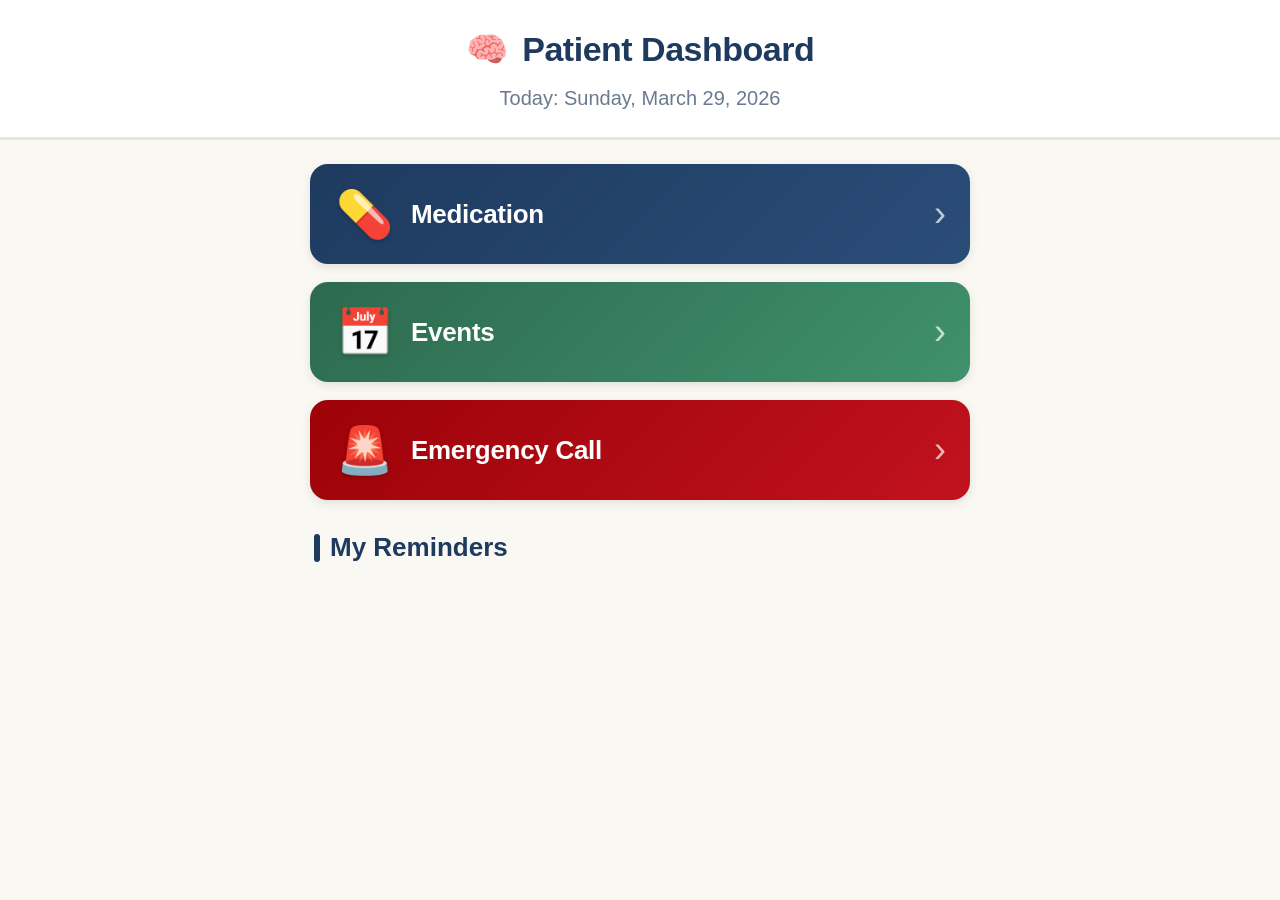
<file: index.html>
<!DOCTYPE html>
<html lang="en">
<head>
    <meta charset="UTF-8">
    <meta name="viewport" content="width=device-width, initial-scale=1.0">
    <title>Patient Dashboard</title>
    <link rel="stylesheet" href="css/style.css">
        <link rel="icon" href="data:,">
        <link rel=""manifest" href="manifest.json">
</head>
<body>
    <header>
        <h1>Patient Dashboard</h1>
        <p>Today: <time datetime="2026-03-29">Sunday, March 29, 2026</time></p>
    </header>

    <main>
        <section aria-labelledby="actions-heading">
            <h2 id="actions-heading" class="sr-only">Main Actions</h2>
            <div class="button-group">
                <button type="button" class="btn btn-medication" id="btn-medication">
                    <span class="btn-icon" aria-hidden="true">💊</span>
                    <span class="btn-label">Medication</span>
                </button>

                <button type="button" class="btn btn-events" id="btn-events">
                    <span class="btn-icon" aria-hidden="true">📅</span>
                    <span class="btn-label">Events</span>
                </button>

                <button type="button" class="btn btn-emergency" id="btn-emergency">
                    <span class="btn-icon" aria-hidden="true">🚨</span>
                    <span class="btn-label">Emergency Call</span>
                </button>
            </div>
        </section>
            <section aria-labelledby="reminders-heading">
      <h2 id="reminders-heading">My Reminders</h2>
      <div id="reminders-display"></div>
    </section>
    </main>

   <script src="js/storage.js"></script>
    <script src="js/reminders.js"></script>
<script src="js/app.js"></script>
<script>
  if ('serviceWorker' in navigator) {
    window.addEventListener('load', () => {
      navigator.serviceWorker.register('./service-worker.js')
        .then(reg => console.log('Service Worker registered!', reg))
        .catch(err => console.error('Service Worker failed:', err));
    });
  }
</script>
</body>
</html>
</file>
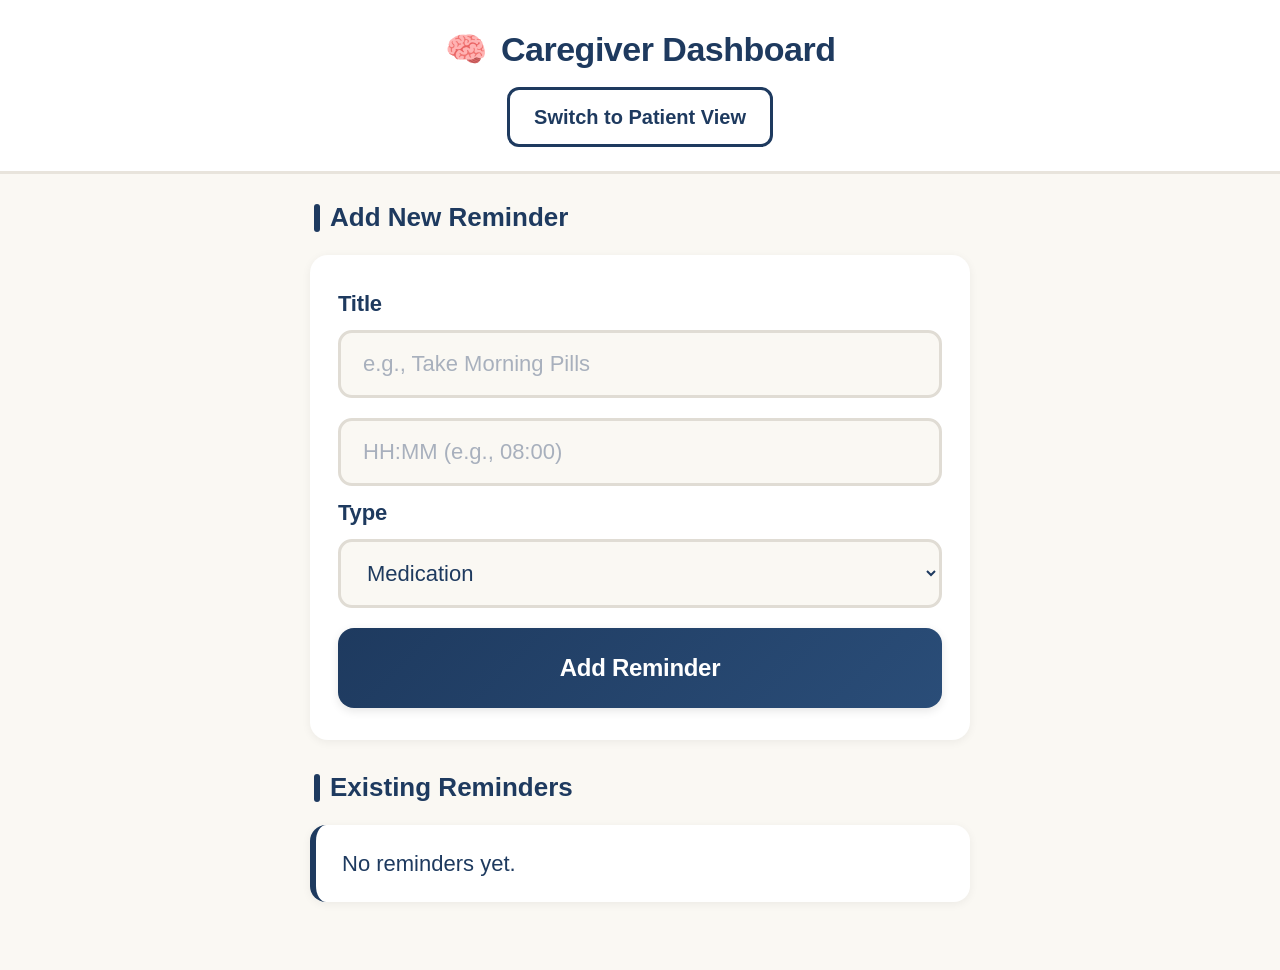
<file: caregiver.html>
<!DOCTYPE html>
<html lang="en">
<head>
    <meta charset="UTF-8">
    <meta name="viewport" content="width=device-width, initial-scale=1.0">
    <title>Caregiver Dashboard - Alzheimer's Helper</title>
    <link rel="icon" href="data:,">
    <link rel="stylesheet" href="css/style.css">
    <link rel=""manifest" href=""manifest.json">
</head>
<body>
    <header>
        <h1>Caregiver Dashboard</h1>
        <nav aria-label="Main Navigation">
            <a href="index.html">Switch to Patient View</a>
        </nav>
    </header>

    <main>
        <section aria-labelledby="add-reminder-heading">
            <h2 id="add-reminder-heading">Add New Reminder</h2>
            
            <form id="add-reminder-form" aria-label="Add reminder form">
                <div class="form-group">
                    <label for="reminder-title">Title</label>
                    <input 
                        type="text" 
                        id="reminder-title" 
                        name="title" 
                        required 
                        placeholder="e.g., Take Morning Pills"
                        aria-required="true"
                    >
                </div>

                <div class="form-group">
                 <input
  type="text"
  id="reminder-time"
  name="time"
  pattern="[0-9]{2}:[0-9]{2}"
  placeholder="HH:MM (e.g., 08:00)"
  required
  aria-required="true"
>
            
                                       <div class="form-group">
                    <label for="reminder-type">Type</label>
                    <select id="reminder-type" name="type" required aria-required="true">
                        <option value="medication">Medication</option>
                        <option value="event">Event</option>
                        <option value="appointment">Appointment</option>
                    </select>
                </div>

                <button type="submit" id="add-reminder-btn">Add Reminder</button>
            </form>
        </section>

        <section aria-labelledby="existing-reminders-heading">
            <h2 id="existing-reminders-heading">Existing Reminders</h2>
            <ul id="reminder-list" aria-live="polite" aria-label="List of active reminders">
                <!-- Reminders will be dynamically populated by caregiver.js -->
            </ul>
        </section>
    </main>

    <script src="js/storage.js"></script>
    <script src="js/reminders.js"></script>
    <script src="js/caregiver.js"></script>
    <script>
  if ('serviceWorker' in navigator) {
    window.addEventListener('load', () => {
      navigator.serviceWorker.register('./service-worker.js')
        .then(reg => console.log('Service Worker registered!', reg))
        .catch(err => console.error('Service Worker failed:', err));
    });
  }
</script>
</body>
</html>
</file>
<file: css/style.css>
/* ============================================
   Alzheimer's Helper PWA — Stitch-Inspired Style
   Version 2.0 — Full Featured
   ============================================ */

/* === Reset & Base === */
* {
  box-sizing: border-box;
  margin: 0;
  padding: 0;
  -webkit-tap-highlight-color: transparent;
}

html {
  font-size: 24px;
  scroll-behavior: smooth;
}

body {
  font-family: -apple-system, BlinkMacSystemFont, "Segoe UI", 
               Roboto, Arial, sans-serif;
  background-color: #faf8f3;
  color: #1e3a5f;
  line-height: 1.5;
  min-height: 100vh;
  padding: 0;
  -webkit-font-smoothing: antialiased;
}

/* === Header === */
header {
  background-color: #ffffff;
  padding: 24px 20px;
  text-align: center;
  border-bottom: 3px solid #e8e4dc;
  margin-bottom: 24px;
  position: relative;
}

header h1 {
  font-size: 34px;
  font-weight: 800;
  color: #1e3a5f;
  margin: 0 0 8px 0;
  letter-spacing: -0.5px;
}

header h1::before {
  content: "🧠 ";
  margin-right: 6px;
}

header p {
  font-size: 20px;
  color: #6b7a8f;
  margin: 0;
  font-weight: 500;
}

/* === Nav (Caregiver) === */
nav {
  margin-top: 12px;
}

nav a {
  display: inline-block;
  padding: 12px 24px;
  background-color: #ffffff;
  color: #1e3a5f;
  border: 3px solid #1e3a5f;
  border-radius: 12px;
  text-decoration: none;
  font-size: 20px;
  font-weight: 700;
  transition: all 0.2s ease;
}

nav a:hover {
  background-color: #1e3a5f;
  color: #ffffff;
  transform: translateY(-2px);
  box-shadow: 0 4px 12px rgba(30, 58, 95, 0.2);
}

/* === Main Container === */
main {
  max-width: 700px;
  margin: 0 auto;
  padding: 0 20px 40px 20px;
}

section {
  margin-bottom: 28px;
}

section h2 {
  font-size: 26px;
  font-weight: 800;
  color: #1e3a5f;
  margin-bottom: 18px;
  padding-left: 4px;
  display: flex;
  align-items: center;
  gap: 10px;
}

section h2::before {
  content: "";
  display: inline-block;
  width: 6px;
  height: 28px;
  background-color: #1e3a5f;
  border-radius: 3px;
}

/* === Buttons — Base === */
.btn {
  width: 100%;
  min-height: 100px;
  padding: 22px 26px;
  border: none;
  border-radius: 18px;
  font-size: 24px;
  font-weight: 700;
  cursor: pointer;
  display: flex;
  align-items: center;
  justify-content: flex-start;
  gap: 18px;
  color: #ffffff;
  box-shadow: 0 3px 10px rgba(0, 0, 0, 0.10);
  transition: transform 0.15s ease, box-shadow 0.15s ease, 
              background-color 0.15s ease;
  text-align: left;
  font-family: inherit;
  position: relative;
  overflow: hidden;
}

.btn::after {
  content: "›";
  position: absolute;
  right: 24px;
  font-size: 36px;
  font-weight: 300;
  opacity: 0.7;
  transition: transform 0.2s ease;
}

.btn:hover {
  transform: translateY(-3px);
  box-shadow: 0 6px 20px rgba(0, 0, 0, 0.18);
}

.btn:hover::after {
  transform: translateX(4px);
}

.btn:active {
  transform: translateY(-1px);
}

.btn:focus-visible {
  outline: 4px solid #fbbf24;
  outline-offset: 3px;
}

/* === Button Colors === */
.btn-medication {
  background-color: #1e3a5f;
  background-image: linear-gradient(135deg, #1e3a5f 0%, #2a4d78 100%);
}

.btn-medication:hover {
  background-image: linear-gradient(135deg, #152b47 0%, #1e3a5f 100%);
}

.btn-events {
  background-color: #2d6a4f;
  background-image: linear-gradient(135deg, #2d6a4f 0%, #40916c 100%);
}

.btn-events:hover {
  background-image: linear-gradient(135deg, #245a42 0%, #2d6a4f 100%);
}

.btn-emergency {
  background-color: #9d0208;
  background-image: linear-gradient(135deg, #9d0208 0%, #c1121f 100%);
}

.btn-emergency:hover {
  background-image: linear-gradient(135deg, #7d0206 0%, #9d0208 100%);
}

/* === Button Content === */
.btn-icon {
  font-size: 46px;
  line-height: 1;
  flex-shrink: 0;
  filter: drop-shadow(0 2px 2px rgba(0, 0, 0, 0.2));
}

.btn-label {
  font-size: 26px;
  font-weight: 700;
  letter-spacing: -0.3px;
}

/* === Button Group === */
.button-group {
  display: flex;
  flex-direction: column;
  gap: 18px;
}

/* === Reminders Display (Patient) === */
#reminders-display {
  display: flex;
  flex-direction: column;
  gap: 14px;
}

#reminders-display .reminder-card {
  background-color: #ffffff;
  padding: 22px 26px;
  border-radius: 16px;
  box-shadow: 0 2px 10px rgba(0, 0, 0, 0.06);
  display: flex;
  justify-content: space-between;
  align-items: center;
  gap: 16px;
  border-left: 6px solid #2d6a4f;
  transition: transform 0.15s ease, box-shadow 0.15s ease;
}

#reminders-display .reminder-card:hover {
  transform: translateY(-2px);
  box-shadow: 0 4px 16px rgba(0, 0, 0, 0.10);
}

#reminders-display .reminder-card strong {
  font-size: 22px;
  font-weight: 700;
  color: #1e3a5f;
  display: block;
  margin-bottom: 4px;
}

#reminders-display .reminder-card span {
  font-size: 20px;
  color: #6b7a8f;
  font-weight: 600;
}

#reminders-display p {
  background-color: #ffffff;
  padding: 32px 24px;
  border-radius: 16px;
  text-align: center;
  color: #6b7a8f;
  font-size: 20px;
  box-shadow: 0 2px 10px rgba(0, 0, 0, 0.06);
  font-weight: 500;
}

#reminders-display p::before {
  content: "📭 ";
  font-size: 32px;
  display: block;
  margin-bottom: 12px;
}

/* ============================================
   Caregiver Dashboard Styles
   ============================================ */

form#add-reminder-form {
  display: flex;
  flex-direction: column;
  gap: 20px;
  background-color: #ffffff;
  padding: 32px 28px;
  border-radius: 18px;
  box-shadow: 0 2px 10px rgba(0, 0, 0, 0.06);
  margin-bottom: 28px;
}

.form-group {
  display: flex;
  flex-direction: column;
  gap: 10px;
}

.form-group label {
  font-size: 22px;
  font-weight: 700;
  color: #1e3a5f;
  letter-spacing: -0.2px;
}

.form-group input,
.form-group select {
  font-size: 22px;
  padding: 18px 22px;
  border: 3px solid #e0dcd4;
  border-radius: 14px;
  background-color: #faf8f3;
  color: #1e3a5f;
  min-height: 66px;
  width: 100%;
  font-family: inherit;
  font-weight: 500;
  transition: all 0.2s ease;
}

.form-group input:focus,
.form-group select:focus {
  outline: none;
  border-color: #1e3a5f;
  background-color: #ffffff;
  box-shadow: 0 0 0 4px rgba(30, 58, 95, 0.10);
}

.form-group input::placeholder {
  color: #a8b0bd;
}

#add-reminder-btn {
  font-size: 24px;
  font-weight: 700;
  padding: 22px;
  min-height: 80px;
  background-color: #1e3a5f;
  background-image: linear-gradient(135deg, #1e3a5f 0%, #2a4d78 100%);
  color: #ffffff;
  border: none;
  border-radius: 16px;
  cursor: pointer;
  margin-top: 10px;
  transition: all 0.2s ease;
  box-shadow: 0 3px 10px rgba(0, 0, 0, 0.10);
  font-family: inherit;
  letter-spacing: -0.3px;
}

#add-reminder-btn:hover {
  transform: translateY(-3px);
  box-shadow: 0 6px 20px rgba(0, 0, 0, 0.18);
}

#add-reminder-btn:active {
  transform: translateY(-1px);
}

#add-reminder-btn:focus-visible {
  outline: 4px solid #fbbf24;
  outline-offset: 3px;
}

/* === Reminders List (Caregiver) === */
#reminder-list {
  list-style: none;
  padding: 0;
  margin: 0;
  display: flex;
  flex-direction: column;
  gap: 14px;
}

#reminder-list li {
  display: flex;
  justify-content: space-between;
  align-items: center;
  gap: 16px;
  padding: 22px 26px;
  background-color: #ffffff;
  border-radius: 16px;
  box-shadow: 0 2px 10px rgba(0, 0, 0, 0.06);
  font-size: 22px;
  flex-wrap: wrap;
  border-left: 6px solid #1e3a5f;
  transition: transform 0.15s ease, box-shadow 0.15s ease;
}

#reminder-list li:hover {
  transform: translateY(-2px);
  box-shadow: 0 4px 16px rgba(0, 0, 0, 0.10);
}

#reminder-list li strong {
  font-size: 24px;
  color: #1e3a5f;
  font-weight: 700;
  display: block;
  margin-bottom: 4px;
}

/* === Delete Button === */
.btn-delete {
  font-size: 18px;
  font-weight: 700;
  padding: 12px 22px;
  min-height: 52px;
  background-color: #9d0208;
  color: #ffffff;
  border: none;
  border-radius: 12px;
  cursor: pointer;
  transition: all 0.2s ease;
  font-family: inherit;
  letter-spacing: -0.2px;
}

.btn-delete:hover {
  background-color: #7d0206;
  transform: scale(1.05);
}

.btn-delete:focus-visible {
  outline: 4px solid #fbbf24;
  outline-offset: 3px;
}

/* === Utility === */
.sr-only {
  position: absolute;
  width: 1px;
  height: 1px;
  padding: 0;
  margin: -1px;
  overflow: hidden;
  clip: rect(0, 0, 0, 0);
  white-space: nowrap;
  border: 0;
}

/* === Animation === */
@keyframes fadeIn {
  from {
    opacity: 0;
    transform: translateY(10px);
  }
  to {
    opacity: 1;
    transform: translateY(0);
  }
}

.reminder-card,
#reminder-list li {
  animation: fadeIn 0.3s ease-out;
}

/* === Mobile Responsive === */
@media (max-width: 600px) {
  html {
    font-size: 20px;
  }

  header {
    padding: 20px 16px;
  }

  header h1 {
    font-size: 28px;
  }

  main {
    padding: 0 16px 32px 16px;
  }

  section h2 {
    font-size: 22px;
  }

  .btn {
    min-height: 92px;
    padding: 18px 20px;
    gap: 14px;
  }

  .btn::after {
    right: 18px;
    font-size: 28px;
  }

  .btn-icon {
    font-size: 38px;
  }

  .btn-label {
    font-size: 22px;
  }

  #reminder-list li {
    flex-direction: column;
    align-items: stretch;
  }

  .btn-delete {
    width: 100%;
    padding: 16px;
  }
}

/* === Print === */
@media print {
  .btn,
  nav,
  form {
    display: none;
  }
  
  body {
    background: white;
  }
}
</file>
